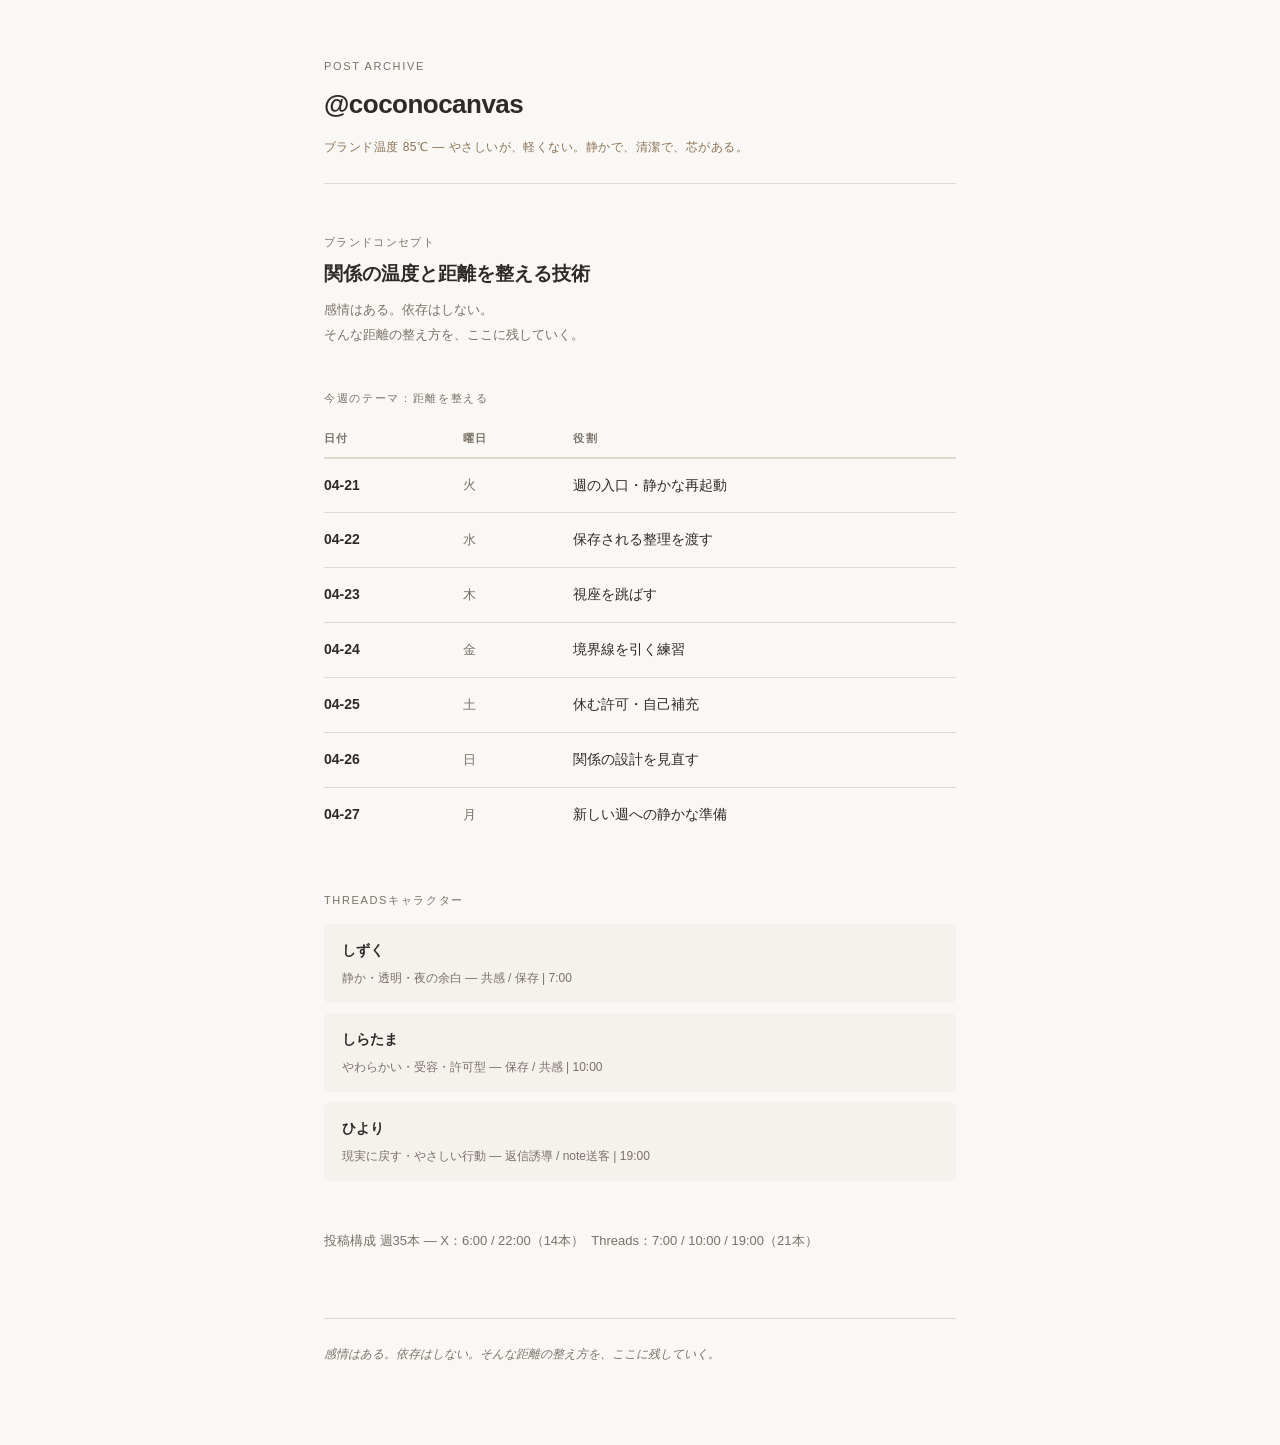
<file: index.html>
<!DOCTYPE html>
<html lang="ja">
<head>
  <meta charset="UTF-8">
  <meta name="viewport" content="width=device-width, initial-scale=1.0">
  <title>@coconocanvas | 週次投稿アーカイブ</title>
  <link rel="stylesheet" href="style.css">
  <meta name="description" content="関係の温度と距離を整える技術。感情はある。依存はしない。">
</head>
<body>
  <div class="container">

    <header class="site-header">
      <div class="site-label">Post Archive</div>
      <div class="site-handle">@coconocanvas</div>
      <div class="site-temp">ブランド温度 85℃ — やさしいが、軽くない。静かで、清潔で、芯がある。</div>
    </header>

    <section class="tagline">
      <div class="tagline-concept">ブランドコンセプト</div>
      <div class="tagline-main">関係の温度と距離を整える技術</div>
      <div class="tagline-sub">
        感情はある。依存はしない。<br>
        そんな距離の整え方を、ここに残していく。
      </div>
    </section>

    <section>
      <div class="section-label" style="margin-bottom:12px;">今週のテーマ：距離を整える</div>
      <table class="week-table">
        <thead>
          <tr>
            <th>日付</th>
            <th>曜日</th>
            <th>役割</th>
          </tr>
        </thead>
        <tbody>
          <tr>
            <td><a href="posts/2026-04-21.html">04-21</a></td>
            <td>火</td>
            <td>週の入口・静かな再起動</td>
          </tr>
          <tr>
            <td><a href="posts/2026-04-22.html">04-22</a></td>
            <td>水</td>
            <td>保存される整理を渡す</td>
          </tr>
          <tr>
            <td><a href="posts/2026-04-23.html">04-23</a></td>
            <td>木</td>
            <td>視座を跳ばす</td>
          </tr>
          <tr>
            <td><a href="posts/2026-04-24.html">04-24</a></td>
            <td>金</td>
            <td>境界線を引く練習</td>
          </tr>
          <tr>
            <td><a href="posts/2026-04-25.html">04-25</a></td>
            <td>土</td>
            <td>休む許可・自己補充</td>
          </tr>
          <tr>
            <td><a href="posts/2026-04-26.html">04-26</a></td>
            <td>日</td>
            <td>関係の設計を見直す</td>
          </tr>
          <tr>
            <td><a href="posts/2026-04-27.html">04-27</a></td>
            <td>月</td>
            <td>新しい週への静かな準備</td>
          </tr>
        </tbody>
      </table>
    </section>

    <section class="chars-section">
      <div class="section-label">Threadsキャラクター</div>
      <div class="char-grid">
        <div class="char-item">
          <div class="char-name">しずく</div>
          <div class="char-desc">静か・透明・夜の余白 — 共感 / 保存 | 7:00</div>
        </div>
        <div class="char-item">
          <div class="char-name">しらたま</div>
          <div class="char-desc">やわらかい・受容・許可型 — 保存 / 共感 | 10:00</div>
        </div>
        <div class="char-item">
          <div class="char-name">ひより</div>
          <div class="char-desc">現実に戻す・やさしい行動 — 返信誘導 / note送客 | 19:00</div>
        </div>
      </div>
    </section>

    <section>
      <div class="tagline-sub">
        投稿構成 週35本 — X：6:00 / 22:00（14本）&nbsp;&nbsp;Threads：7:00 / 10:00 / 19:00（21本）
      </div>
    </section>

    <footer class="site-footer">
      <em>感情はある。依存はしない。そんな距離の整え方を、ここに残していく。</em>
    </footer>

  </div>
</body>
</html>
</file>
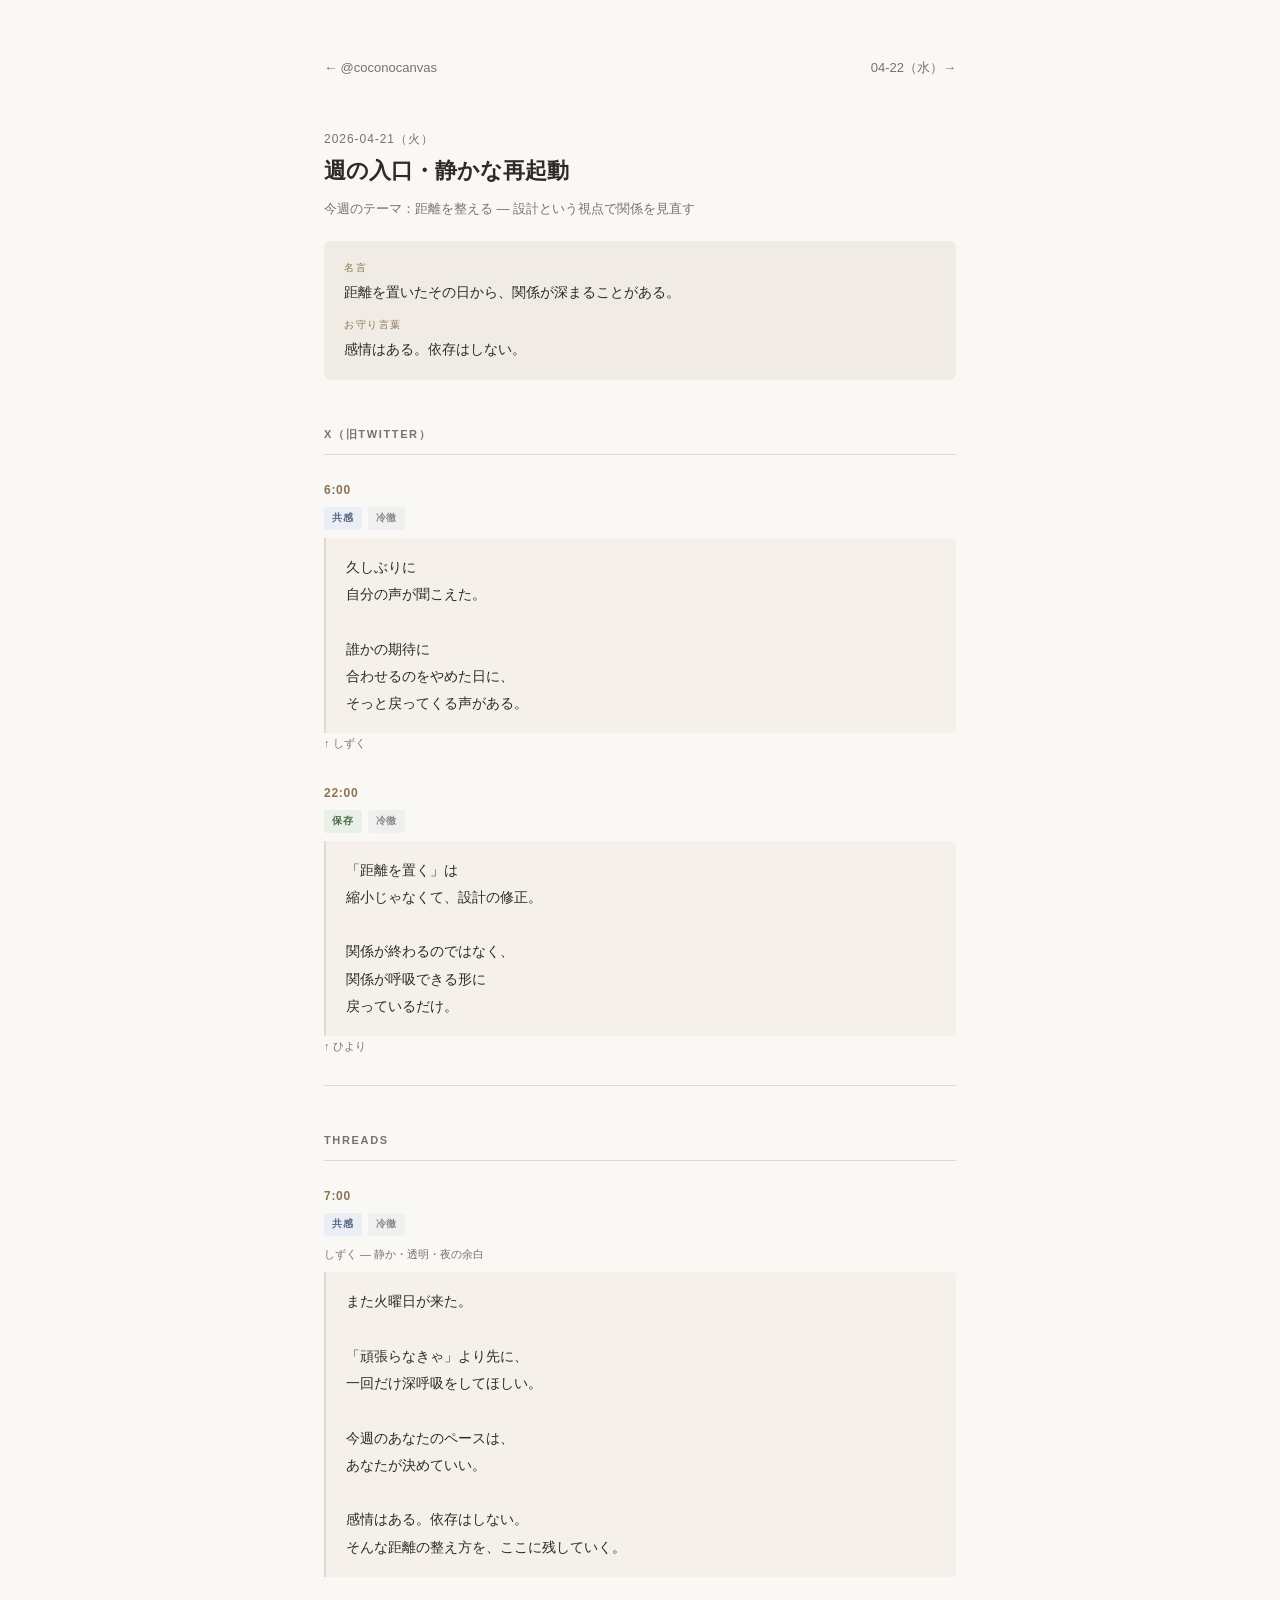
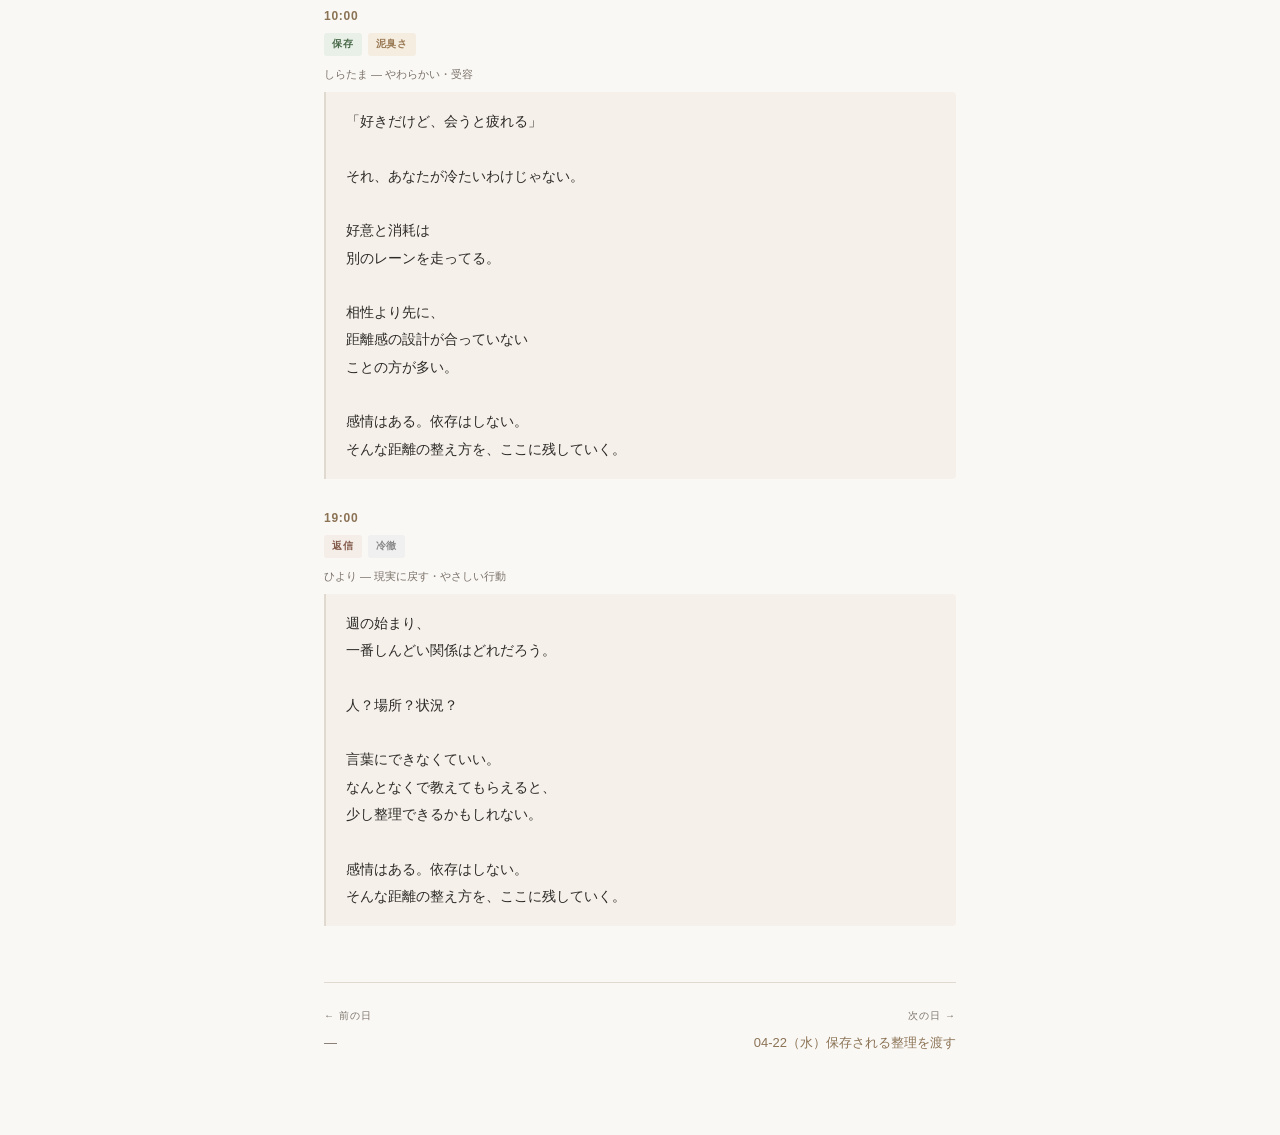
<file: posts/2026-04-21.html>
<!DOCTYPE html>
<html lang="ja">
<head>
  <meta charset="UTF-8">
  <meta name="viewport" content="width=device-width, initial-scale=1.0">
  <title>04-21（火）| @coconocanvas</title>
  <link rel="stylesheet" href="../style.css">
</head>
<body>
  <div class="container">

    <nav class="post-nav">
      <a href="../index.html">← @coconocanvas</a>
      <a href="2026-04-22.html">04-22（水）→</a>
    </nav>

    <header class="post-header">
      <div class="post-date">2026-04-21（火）</div>
      <h1 class="post-title">週の入口・静かな再起動</h1>
      <div class="post-theme">今週のテーマ：距離を整える — 設計という視点で関係を見直す</div>
      <div class="quote-block">
        <div>
          <div class="q-label">名言</div>
          <div class="q-text">距離を置いたその日から、関係が深まることがある。</div>
        </div>
        <div>
          <div class="q-label">お守り言葉</div>
          <div class="q-text">感情はある。依存はしない。</div>
        </div>
      </div>
    </header>

    <div class="platform-title">X（旧Twitter）</div>

    <div class="post-item">
      <div class="post-time">6:00</div>
      <div class="post-meta">
        <span class="post-tag tag-kyokan">共感</span>
        <span class="post-tag tag-cold">冷徹</span>
      </div>
      <div class="post-body">久しぶりに
自分の声が聞こえた。

誰かの期待に
合わせるのをやめた日に、
そっと戻ってくる声がある。</div>
      <div class="post-char">↑ しずく</div>
    </div>

    <div class="post-item">
      <div class="post-time">22:00</div>
      <div class="post-meta">
        <span class="post-tag tag-hozon">保存</span>
        <span class="post-tag tag-cold">冷徹</span>
      </div>
      <div class="post-body">「距離を置く」は
縮小じゃなくて、設計の修正。

関係が終わるのではなく、
関係が呼吸できる形に
戻っているだけ。</div>
      <div class="post-char">↑ ひより</div>
    </div>

    <hr class="divider">
    <div class="platform-title">Threads</div>

    <div class="post-item">
      <div class="post-time">7:00</div>
      <div class="post-meta">
        <span class="post-tag tag-kyokan">共感</span>
        <span class="post-tag tag-cold">冷徹</span>
      </div>
      <div class="post-char">しずく — 静か・透明・夜の余白</div>
      <div class="post-body">また火曜日が来た。

「頑張らなきゃ」より先に、
一回だけ深呼吸をしてほしい。

今週のあなたのペースは、
あなたが決めていい。

感情はある。依存はしない。
そんな距離の整え方を、ここに残していく。</div>
    </div>

    <div class="post-item">
      <div class="post-time">10:00</div>
      <div class="post-meta">
        <span class="post-tag tag-hozon">保存</span>
        <span class="post-tag tag-muddy">泥臭さ</span>
      </div>
      <div class="post-char">しらたま — やわらかい・受容</div>
      <div class="post-body">「好きだけど、会うと疲れる」

それ、あなたが冷たいわけじゃない。

好意と消耗は
別のレーンを走ってる。

相性より先に、
距離感の設計が合っていない
ことの方が多い。

感情はある。依存はしない。
そんな距離の整え方を、ここに残していく。</div>
    </div>

    <div class="post-item">
      <div class="post-time">19:00</div>
      <div class="post-meta">
        <span class="post-tag tag-henshin">返信</span>
        <span class="post-tag tag-cold">冷徹</span>
      </div>
      <div class="post-char">ひより — 現実に戻す・やさしい行動</div>
      <div class="post-body">週の始まり、
一番しんどい関係はどれだろう。

人？場所？状況？

言葉にできなくていい。
なんとなくで教えてもらえると、
少し整理できるかもしれない。

感情はある。依存はしない。
そんな距離の整え方を、ここに残していく。</div>
    </div>

    <nav class="post-footer-nav">
      <div class="nav-prev">
        <div class="nav-label">← 前の日</div>
        <span class="nav-empty">—</span>
      </div>
      <div class="nav-next">
        <div class="nav-label">次の日 →</div>
        <a href="2026-04-22.html">04-22（水）保存される整理を渡す</a>
      </div>
    </nav>

  </div>
</body>
</html>
</file>
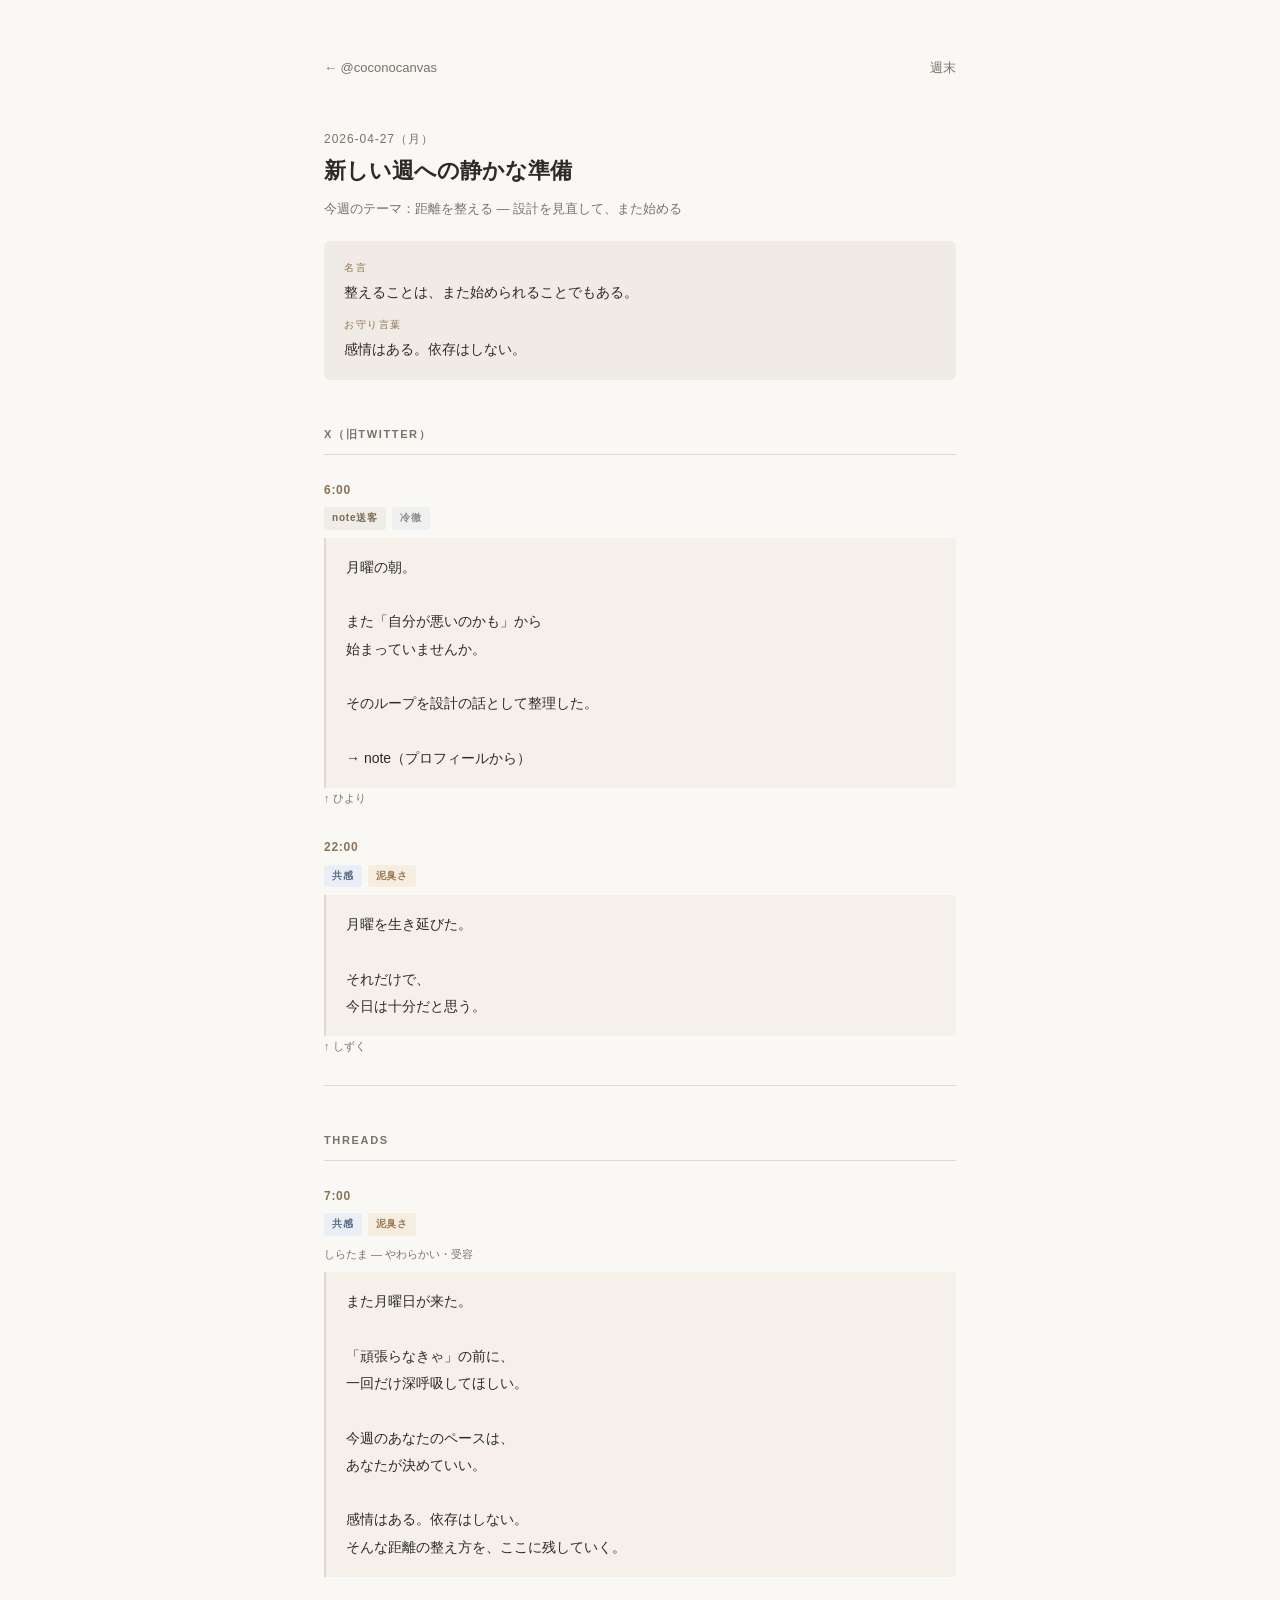
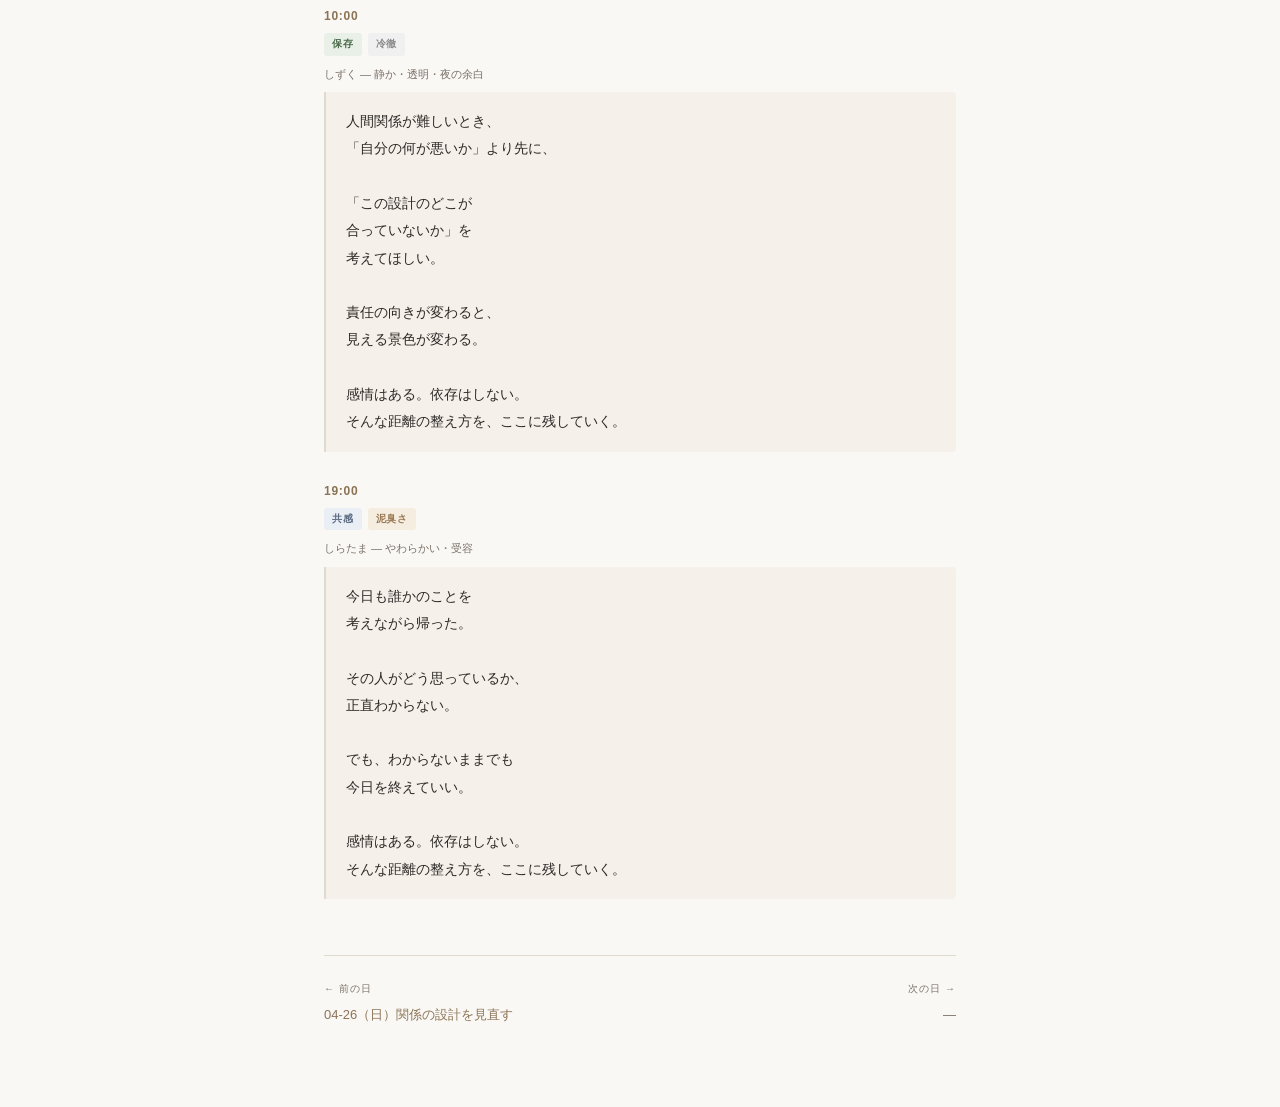
<file: posts/2026-04-27.html>
<!DOCTYPE html>
<html lang="ja">
<head>
  <meta charset="UTF-8">
  <meta name="viewport" content="width=device-width, initial-scale=1.0">
  <title>04-27（月）| @coconocanvas</title>
  <link rel="stylesheet" href="../style.css">
</head>
<body>
  <div class="container">

    <nav class="post-nav">
      <a href="../index.html">← @coconocanvas</a>
      <span style="color:var(--text-light);">週末</span>
    </nav>

    <header class="post-header">
      <div class="post-date">2026-04-27（月）</div>
      <h1 class="post-title">新しい週への静かな準備</h1>
      <div class="post-theme">今週のテーマ：距離を整える — 設計を見直して、また始める</div>
      <div class="quote-block">
        <div>
          <div class="q-label">名言</div>
          <div class="q-text">整えることは、また始められることでもある。</div>
        </div>
        <div>
          <div class="q-label">お守り言葉</div>
          <div class="q-text">感情はある。依存はしない。</div>
        </div>
      </div>
    </header>

    <div class="platform-title">X（旧Twitter）</div>

    <div class="post-item">
      <div class="post-time">6:00</div>
      <div class="post-meta">
        <span class="post-tag tag-note">note送客</span>
        <span class="post-tag tag-cold">冷徹</span>
      </div>
      <div class="post-body">月曜の朝。

また「自分が悪いのかも」から
始まっていませんか。

そのループを設計の話として整理した。

→ note（プロフィールから）</div>
      <div class="post-char">↑ ひより</div>
    </div>

    <div class="post-item">
      <div class="post-time">22:00</div>
      <div class="post-meta">
        <span class="post-tag tag-kyokan">共感</span>
        <span class="post-tag tag-muddy">泥臭さ</span>
      </div>
      <div class="post-body">月曜を生き延びた。

それだけで、
今日は十分だと思う。</div>
      <div class="post-char">↑ しずく</div>
    </div>

    <hr class="divider">
    <div class="platform-title">Threads</div>

    <div class="post-item">
      <div class="post-time">7:00</div>
      <div class="post-meta">
        <span class="post-tag tag-kyokan">共感</span>
        <span class="post-tag tag-muddy">泥臭さ</span>
      </div>
      <div class="post-char">しらたま — やわらかい・受容</div>
      <div class="post-body">また月曜日が来た。

「頑張らなきゃ」の前に、
一回だけ深呼吸してほしい。

今週のあなたのペースは、
あなたが決めていい。

感情はある。依存はしない。
そんな距離の整え方を、ここに残していく。</div>
    </div>

    <div class="post-item">
      <div class="post-time">10:00</div>
      <div class="post-meta">
        <span class="post-tag tag-hozon">保存</span>
        <span class="post-tag tag-cold">冷徹</span>
      </div>
      <div class="post-char">しずく — 静か・透明・夜の余白</div>
      <div class="post-body">人間関係が難しいとき、
「自分の何が悪いか」より先に、

「この設計のどこが
合っていないか」を
考えてほしい。

責任の向きが変わると、
見える景色が変わる。

感情はある。依存はしない。
そんな距離の整え方を、ここに残していく。</div>
    </div>

    <div class="post-item">
      <div class="post-time">19:00</div>
      <div class="post-meta">
        <span class="post-tag tag-kyokan">共感</span>
        <span class="post-tag tag-muddy">泥臭さ</span>
      </div>
      <div class="post-char">しらたま — やわらかい・受容</div>
      <div class="post-body">今日も誰かのことを
考えながら帰った。

その人がどう思っているか、
正直わからない。

でも、わからないままでも
今日を終えていい。

感情はある。依存はしない。
そんな距離の整え方を、ここに残していく。</div>
    </div>

    <nav class="post-footer-nav">
      <div class="nav-prev">
        <div class="nav-label">← 前の日</div>
        <a href="2026-04-26.html">04-26（日）関係の設計を見直す</a>
      </div>
      <div class="nav-next">
        <div class="nav-label">次の日 →</div>
        <span class="nav-empty">—</span>
      </div>
    </nav>

  </div>
</body>
</html>
</file>
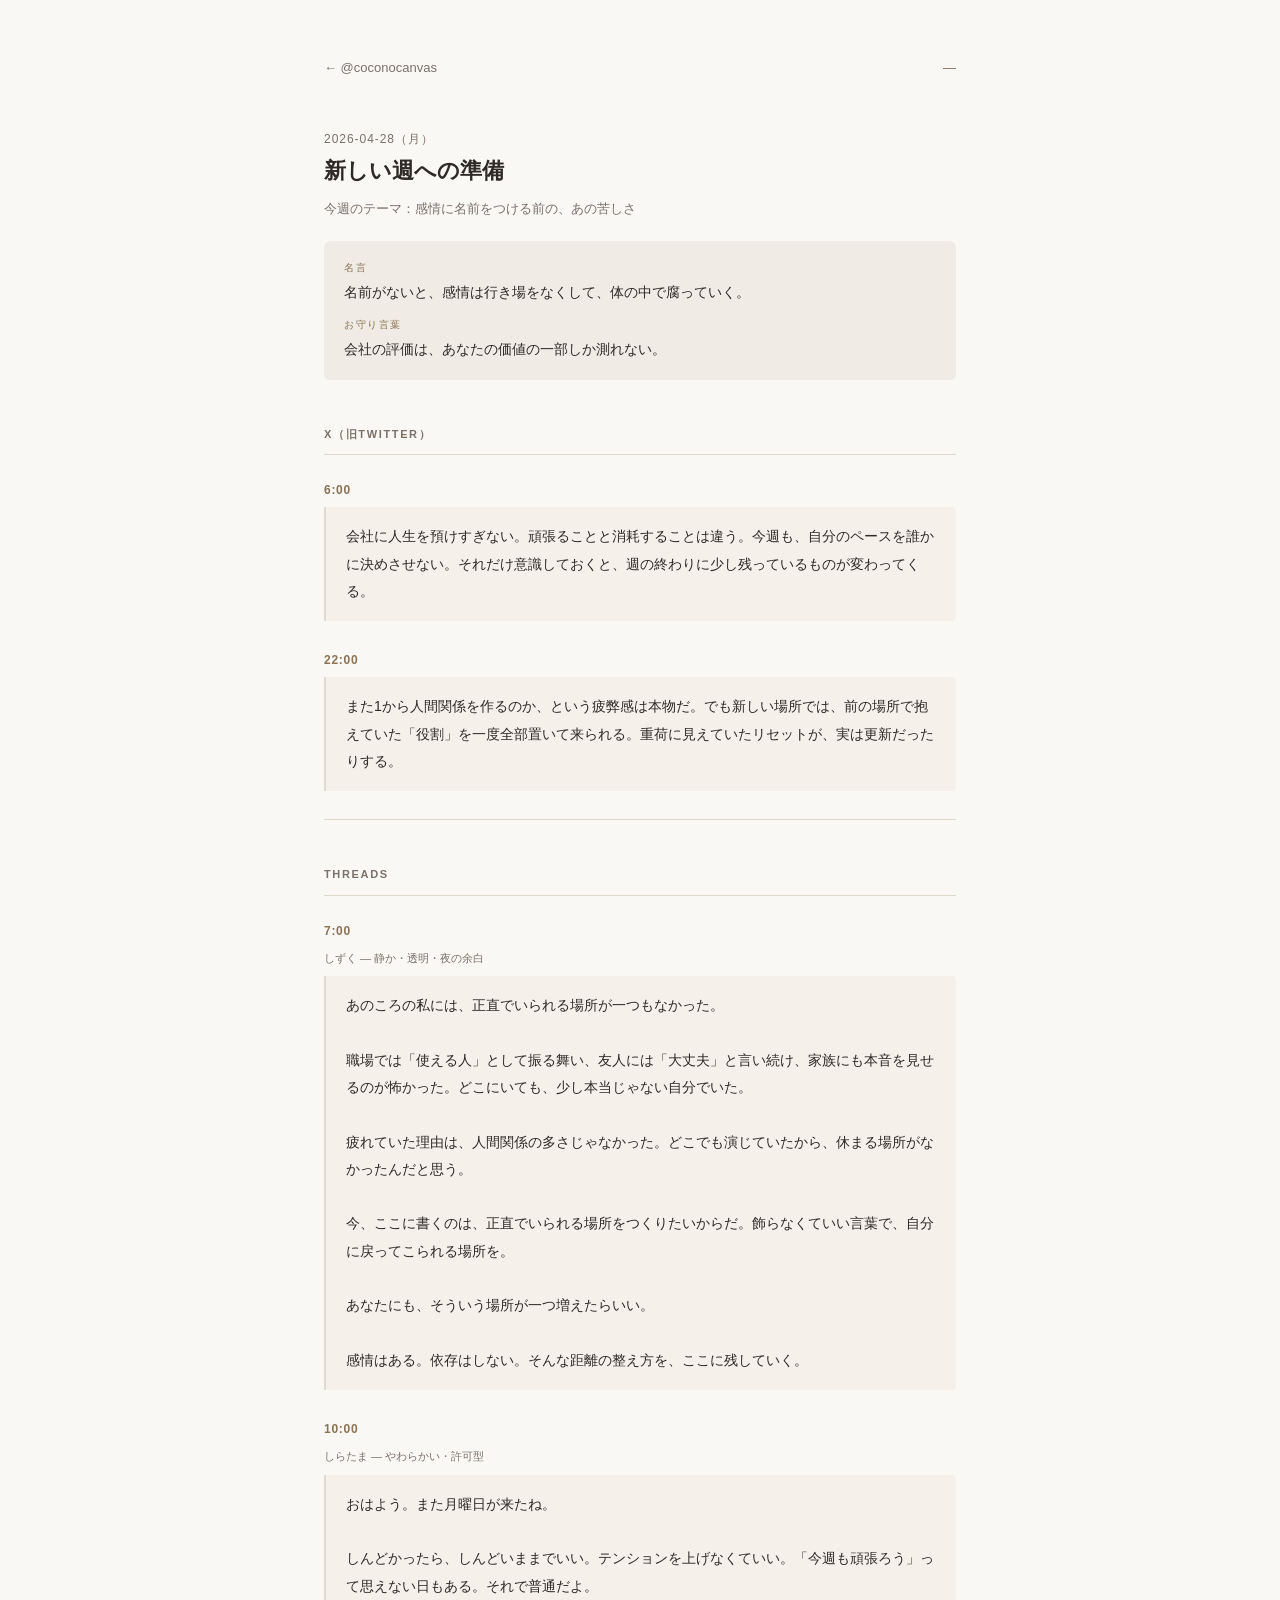
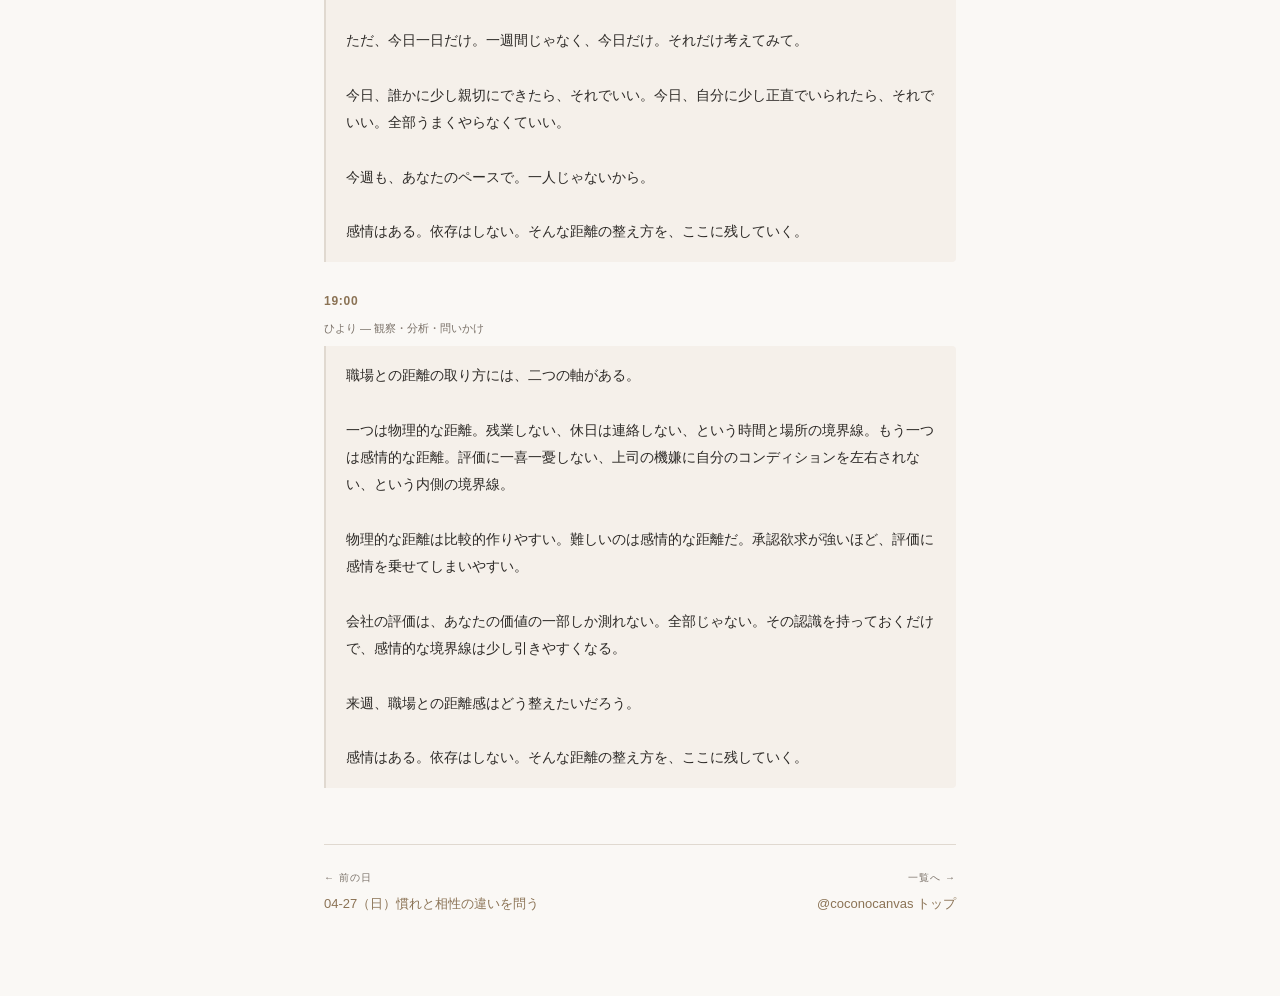
<file: posts/2026-04-28.html>
<!DOCTYPE html>
<html lang="ja">
<head>
  <meta charset="UTF-8">
  <meta name="viewport" content="width=device-width, initial-scale=1.0">
  <title>04-28（月）| @coconocanvas</title>
  <link rel="stylesheet" href="../style.css">
</head>
<body>
  <div class="container">

    <nav class="post-nav">
      <a href="../index.html">← @coconocanvas</a>
      <span style="color: var(--text-light);">—</span>
    </nav>

    <header class="post-header">
      <div class="post-date">2026-04-28（月）</div>
      <h1 class="post-title">新しい週への準備</h1>
      <div class="post-theme">今週のテーマ：感情に名前をつける前の、あの苦しさ</div>
      <div class="quote-block">
        <div>
          <div class="q-label">名言</div>
          <div class="q-text">名前がないと、感情は行き場をなくして、体の中で腐っていく。</div>
        </div>
        <div>
          <div class="q-label">お守り言葉</div>
          <div class="q-text">会社の評価は、あなたの価値の一部しか測れない。</div>
        </div>
      </div>
    </header>

    <div class="platform-title">X（旧Twitter）</div>

    <div class="post-item">
      <div class="post-time">6:00</div>
      <div class="post-body">会社に人生を預けすぎない。頑張ることと消耗することは違う。今週も、自分のペースを誰かに決めさせない。それだけ意識しておくと、週の終わりに少し残っているものが変わってくる。</div>
    </div>

    <div class="post-item">
      <div class="post-time">22:00</div>
      <div class="post-body">また1から人間関係を作るのか、という疲弊感は本物だ。でも新しい場所では、前の場所で抱えていた「役割」を一度全部置いて来られる。重荷に見えていたリセットが、実は更新だったりする。</div>
    </div>

    <hr class="divider">
    <div class="platform-title">Threads</div>

    <div class="post-item">
      <div class="post-time">7:00</div>
      <div class="post-char">しずく — 静か・透明・夜の余白</div>
      <div class="post-body">あのころの私には、正直でいられる場所が一つもなかった。

職場では「使える人」として振る舞い、友人には「大丈夫」と言い続け、家族にも本音を見せるのが怖かった。どこにいても、少し本当じゃない自分でいた。

疲れていた理由は、人間関係の多さじゃなかった。どこでも演じていたから、休まる場所がなかったんだと思う。

今、ここに書くのは、正直でいられる場所をつくりたいからだ。飾らなくていい言葉で、自分に戻ってこられる場所を。

あなたにも、そういう場所が一つ増えたらいい。

感情はある。依存はしない。そんな距離の整え方を、ここに残していく。</div>
    </div>

    <div class="post-item">
      <div class="post-time">10:00</div>
      <div class="post-char">しらたま — やわらかい・許可型</div>
      <div class="post-body">おはよう。また月曜日が来たね。

しんどかったら、しんどいままでいい。テンションを上げなくていい。「今週も頑張ろう」って思えない日もある。それで普通だよ。

ただ、今日一日だけ。一週間じゃなく、今日だけ。それだけ考えてみて。

今日、誰かに少し親切にできたら、それでいい。今日、自分に少し正直でいられたら、それでいい。全部うまくやらなくていい。

今週も、あなたのペースで。一人じゃないから。

感情はある。依存はしない。そんな距離の整え方を、ここに残していく。</div>
    </div>

    <div class="post-item">
      <div class="post-time">19:00</div>
      <div class="post-char">ひより — 観察・分析・問いかけ</div>
      <div class="post-body">職場との距離の取り方には、二つの軸がある。

一つは物理的な距離。残業しない、休日は連絡しない、という時間と場所の境界線。もう一つは感情的な距離。評価に一喜一憂しない、上司の機嫌に自分のコンディションを左右されない、という内側の境界線。

物理的な距離は比較的作りやすい。難しいのは感情的な距離だ。承認欲求が強いほど、評価に感情を乗せてしまいやすい。

会社の評価は、あなたの価値の一部しか測れない。全部じゃない。その認識を持っておくだけで、感情的な境界線は少し引きやすくなる。

来週、職場との距離感はどう整えたいだろう。

感情はある。依存はしない。そんな距離の整え方を、ここに残していく。</div>
    </div>

    <nav class="post-footer-nav">
      <div class="nav-prev">
        <div class="nav-label">← 前の日</div>
        <a href="2026-04-27.html">04-27（日）慣れと相性の違いを問う</a>
      </div>
      <div class="nav-next">
        <div class="nav-label">一覧へ →</div>
        <a href="../index.html">@coconocanvas トップ</a>
      </div>
    </nav>

  </div>
</body>
</html>
</file>
<file: style.css>
:root {
  --bg: #faf8f5;
  --bg-card: #f5f1ec;
  --text: #2d2a27;
  --text-light: #7a7168;
  --accent: #8b7355;
  --border: #e0d9d0;
  --quote-bg: #f0ebe4;
  --post-bg: #f5f0ea;
}

* { margin: 0; padding: 0; box-sizing: border-box; }

body {
  background: var(--bg);
  color: var(--text);
  font-family: "Hiragino Kaku Gothic ProN", "Hiragino Sans", "Noto Sans JP", "Meiryo", sans-serif;
  font-size: 15px;
  line-height: 1.85;
}

a { color: var(--accent); text-decoration: none; }
a:hover { text-decoration: underline; }

.container {
  max-width: 680px;
  margin: 0 auto;
  padding: 56px 24px 80px;
}

/* ── Index page ─────────────────────────────────── */

.site-header {
  border-bottom: 1px solid var(--border);
  padding-bottom: 24px;
  margin-bottom: 48px;
}

.site-label {
  font-size: 11px;
  letter-spacing: 0.15em;
  color: var(--text-light);
  text-transform: uppercase;
  margin-bottom: 4px;
}

.site-handle {
  font-size: 26px;
  font-weight: 700;
  letter-spacing: -0.02em;
  color: var(--text);
  margin-bottom: 8px;
}

.site-temp {
  font-size: 12px;
  color: var(--accent);
  letter-spacing: 0.04em;
}

.tagline { margin: 32px 0 40px; }

.tagline-concept {
  font-size: 11px;
  letter-spacing: 0.12em;
  color: var(--text-light);
  text-transform: uppercase;
  margin-bottom: 8px;
}

.tagline-main {
  font-size: 19px;
  font-weight: 600;
  line-height: 1.5;
  margin-bottom: 10px;
}

.tagline-sub {
  font-size: 13px;
  color: var(--text-light);
  line-height: 1.9;
}

.week-table {
  width: 100%;
  border-collapse: collapse;
  margin-bottom: 48px;
}

.week-table th {
  text-align: left;
  font-size: 11px;
  letter-spacing: 0.12em;
  color: var(--text-light);
  text-transform: uppercase;
  padding: 8px 0 8px 0;
  border-bottom: 2px solid var(--border);
}

.week-table th:not(:last-child) { padding-right: 20px; }

.week-table td {
  padding: 14px 0;
  border-bottom: 1px solid var(--border);
  font-size: 14px;
  vertical-align: middle;
}

.week-table td:first-child  { padding-right: 20px; white-space: nowrap; font-weight: 600; }
.week-table td:nth-child(2) { padding-right: 20px; color: var(--text-light); font-size: 13px; }
.week-table tr:last-child td { border-bottom: none; }

.week-table a { color: var(--text); }
.week-table a:hover { color: var(--accent); text-decoration: none; }

.chars-section { margin: 48px 0; }

.section-label {
  font-size: 11px;
  letter-spacing: 0.15em;
  color: var(--text-light);
  text-transform: uppercase;
  margin-bottom: 14px;
}

.char-grid { display: flex; flex-direction: column; gap: 10px; }

.char-item {
  padding: 14px 18px;
  background: var(--bg-card);
  border-radius: 6px;
}

.char-name {
  font-weight: 700;
  font-size: 14px;
  margin-bottom: 3px;
}

.char-desc { font-size: 12px; color: var(--text-light); }

.site-footer {
  margin-top: 64px;
  padding-top: 24px;
  border-top: 1px solid var(--border);
  font-size: 12px;
  color: var(--text-light);
  font-style: italic;
}

/* ── Post pages ──────────────────────────────────── */

.post-nav {
  display: flex;
  justify-content: space-between;
  align-items: center;
  margin-bottom: 48px;
  font-size: 13px;
}

.post-nav a { color: var(--text-light); }
.post-nav a:hover { color: var(--accent); text-decoration: none; }

.post-header { margin-bottom: 36px; }

.post-date {
  font-size: 12px;
  color: var(--text-light);
  letter-spacing: 0.08em;
  margin-bottom: 6px;
}

.post-title {
  font-size: 22px;
  font-weight: 700;
  line-height: 1.4;
  margin-bottom: 10px;
}

.post-theme {
  font-size: 13px;
  color: var(--text-light);
  margin-bottom: 20px;
}

.quote-block {
  background: var(--quote-bg);
  border-radius: 6px;
  padding: 18px 20px;
  display: flex;
  flex-direction: column;
  gap: 12px;
}

.q-label {
  font-size: 10px;
  letter-spacing: 0.15em;
  color: var(--accent);
  text-transform: uppercase;
  margin-bottom: 3px;
}

.q-text { font-size: 14px; line-height: 1.7; }

.platform-title {
  font-size: 11px;
  font-weight: 700;
  letter-spacing: 0.15em;
  color: var(--text-light);
  text-transform: uppercase;
  padding-bottom: 10px;
  border-bottom: 1px solid var(--border);
  margin: 44px 0 24px;
}

.post-item { margin-bottom: 28px; }

.post-time {
  font-size: 12px;
  font-weight: 700;
  color: var(--accent);
  letter-spacing: 0.06em;
  margin-bottom: 6px;
}

.post-char {
  font-size: 11px;
  color: var(--text-light);
  margin-bottom: 8px;
}

.post-body {
  background: var(--post-bg);
  border-left: 2px solid var(--border);
  padding: 16px 20px;
  font-size: 14px;
  line-height: 1.95;
  border-radius: 0 4px 4px 0;
  white-space: pre-wrap;
  word-break: break-word;
}

.divider {
  border: none;
  border-top: 1px solid var(--border);
  margin: 4px 0;
}

.post-footer-nav {
  display: grid;
  grid-template-columns: 1fr 1fr;
  gap: 16px;
  margin-top: 56px;
  padding-top: 24px;
  border-top: 1px solid var(--border);
  font-size: 13px;
}

.nav-next { text-align: right; }

.nav-label {
  font-size: 10px;
  letter-spacing: 0.1em;
  color: var(--text-light);
  text-transform: uppercase;
  margin-bottom: 5px;
}

.nav-empty { color: var(--text-light); }

/* ── Post meta tags ──────────────────────────────── */
.post-meta {
  display: flex;
  gap: 6px;
  margin-bottom: 8px;
  flex-wrap: wrap;
  align-items: center;
}

.post-tag {
  font-size: 10px;
  letter-spacing: 0.08em;
  padding: 2px 8px;
  border-radius: 3px;
  font-weight: 600;
}

.tag-kyokan  { background: #eaeef5; color: #5a6a82; }
.tag-hozon   { background: #e8f0e8; color: #4a6a4a; }
.tag-henshin { background: #f5ede8; color: #825a4a; }
.tag-note    { background: #f0ece8; color: #7a6855; }
.tag-cold    { background: #f0f0f0; color: #888; }
.tag-muddy   { background: #f5ede0; color: #9a7a55; }
</file>
